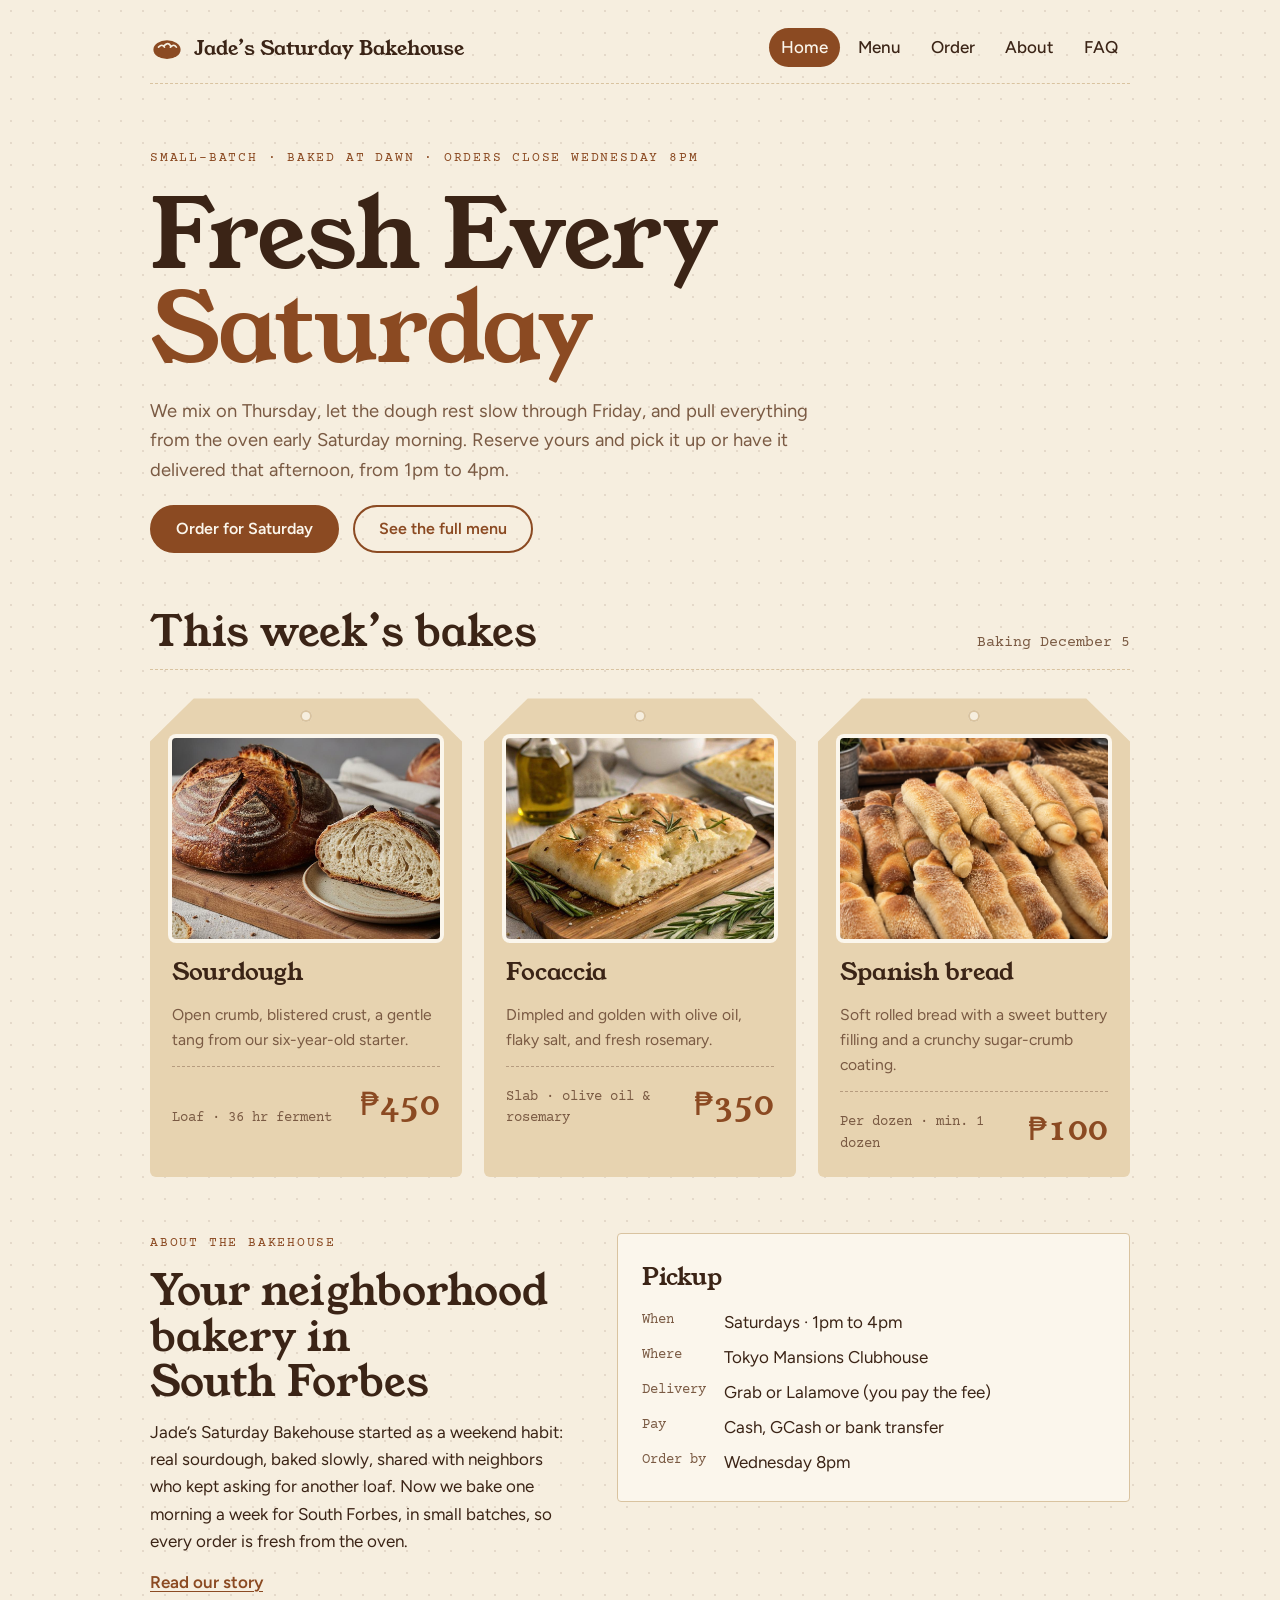
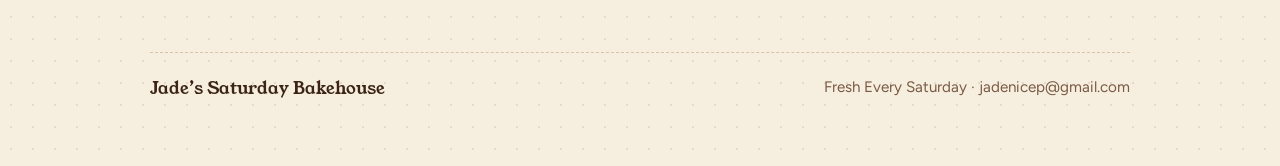
<file: index.html>
<!doctype html>
<html lang="en">
<head>
<meta charset="utf-8">
<meta name="viewport" content="width=device-width, initial-scale=1, viewport-fit=cover">
<title>Jade’s Saturday Bakehouse</title>
<meta name="description" content="Fresh sourdough, focaccia and Spanish bread, baked every Saturday in South Forbes.">
<link rel="stylesheet" href="https://fonts.googleapis.com/css2?family=Young+Serif&family=Figtree:wght@400;500;600&family=Courier+Prime&display=swap">
<link rel="stylesheet" href="site.css">
</head>
<body>

<div class="wrap" data-page="home">
  <header class="top">
    <a class="mark" href="./"><svg viewBox="0 0 40 40" aria-hidden="true"><ellipse cx="20" cy="22" rx="16" ry="11" fill="var(--accent)"/><path d="M10 19c3-3 5-3 7 0M17 17c3-3 5-3 7 0M24 19c3-3 5-3 7 0" stroke="var(--bg)" stroke-width="2" fill="none" stroke-linecap="round"/></svg>Jade’s Saturday Bakehouse</a>
    <nav class="nav" aria-label="Main"><a href="./" data-page="home">Home</a><a href="menu.html" data-page="menu">Menu</a><a href="order.html" data-page="order">Order</a><a href="about.html" data-page="about">About</a><a href="faq.html" data-page="faq">FAQ</a></nav>
  </header>

  <section class="hero">
    <div class="eyebrow">Small-batch · baked at dawn · <span data-cutoff></span></div>
    <h1>Fresh Every <em>Saturday</em></h1>
    <p class="lede">We mix on Thursday, let the dough rest slow through Friday, and pull everything from the oven early Saturday morning. Reserve yours and pick it up or have it delivered that afternoon, from 1pm to 4pm.</p>
    <div class="actions">
      <a class="btn" href="order.html">Order for Saturday</a>
      <a class="btn ghost" href="menu.html">See the full menu</a>
    </div>
  </section>

  <section>
    <div class="section-head"><h2>This week’s bakes</h2><p data-saturday>This Saturday</p></div>
    <div class="bakes" data-bakes="short"></div>
  </section>

  <section class="split">
    <div class="prose">
      <div class="eyebrow">About the bakehouse</div>
      <h2>Your neighborhood bakery in South Forbes</h2>
      <p>Jade’s Saturday Bakehouse started as a weekend habit: real sourdough, baked slowly, shared with neighbors who kept asking for another loaf. Now we bake one morning a week for South Forbes, in small batches, so every order is fresh from the oven.</p>
      <p><a class="linkbtn" href="about.html">Read our story</a></p>
    </div>
    <div class="card">
      <h3>Pickup</h3>
      <dl class="facts">
        <dt>When</dt><dd data-hours></dd>
        <dt>Where</dt><dd data-place></dd>
        <dt>Delivery</dt><dd>Grab or Lalamove (you pay the fee)</dd>
        <dt>Pay</dt><dd data-pay></dd>
        <dt>Order by</dt><dd>Wednesday 8pm</dd>
      </dl>
    </div>
  </section>

  <footer>
    <div class="mark">Jade’s Saturday Bakehouse</div>
    <div>Fresh Every Saturday · <span data-email></span></div>
  </footer>
</div>
<script>document.write('<script src="bakes.js?v=' + Date.now() + '"><\/script>');</script>
</body>
</html>
</file>
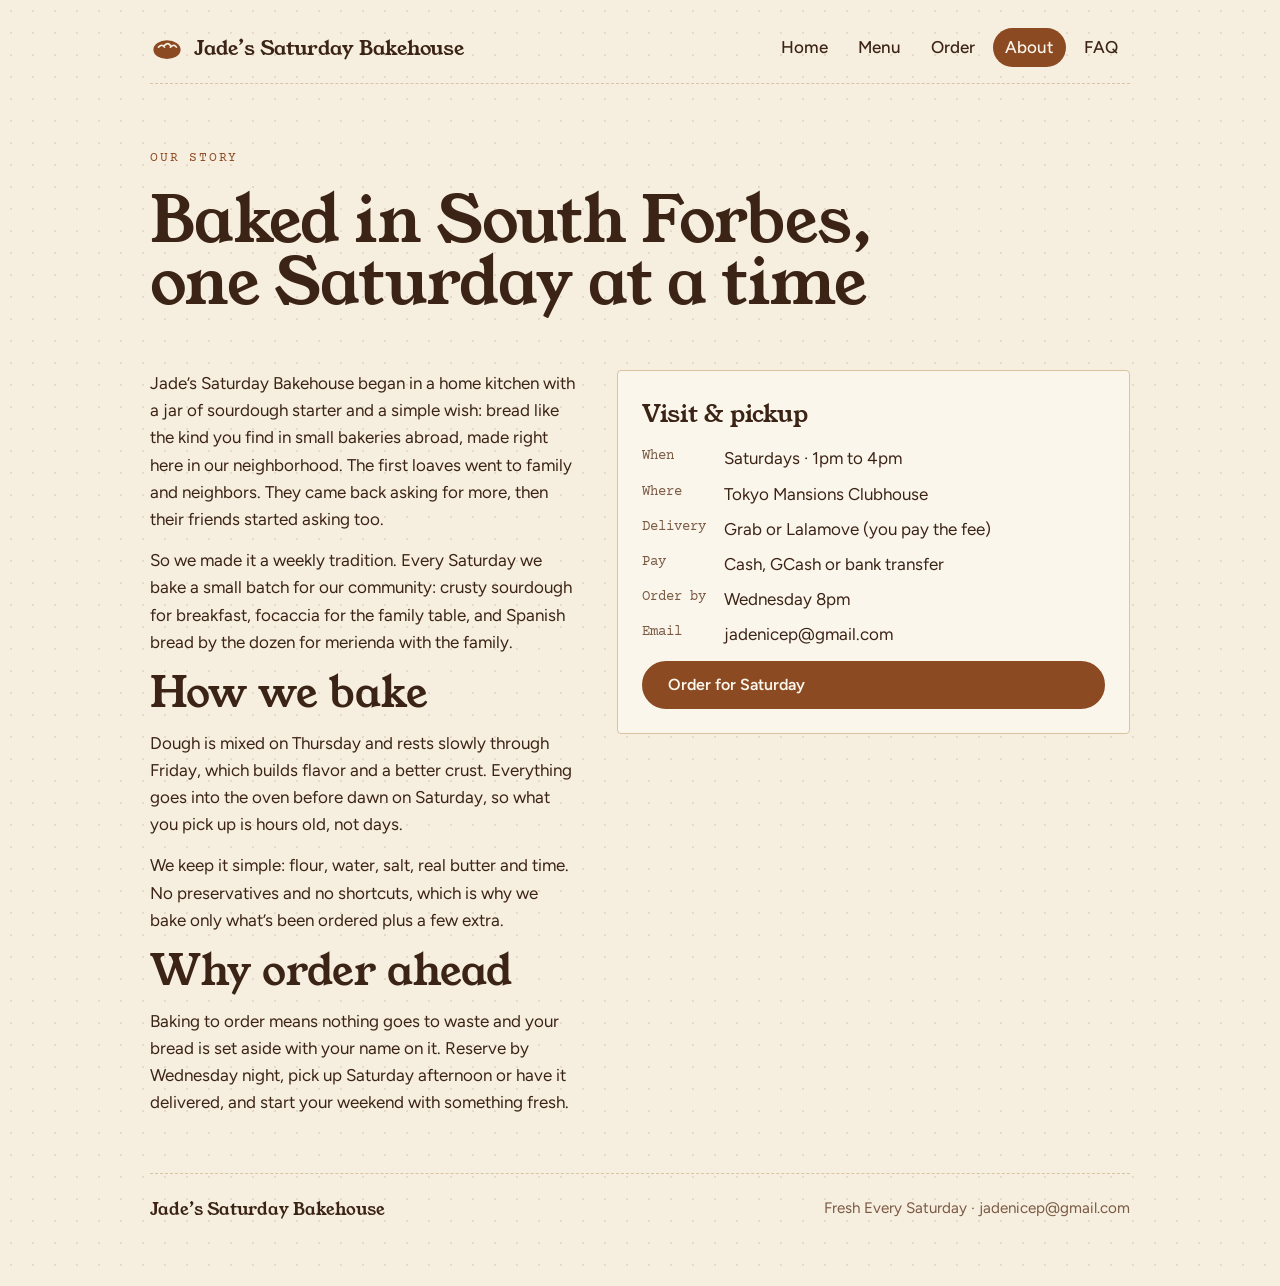
<file: about.html>
<!doctype html>
<html lang="en">
<head>
<meta charset="utf-8">
<meta name="viewport" content="width=device-width, initial-scale=1, viewport-fit=cover">
<title>About · Jade’s Saturday Bakehouse</title>
<link rel="stylesheet" href="https://fonts.googleapis.com/css2?family=Young+Serif&family=Figtree:wght@400;500;600&family=Courier+Prime&display=swap">
<link rel="stylesheet" href="site.css">
</head>
<body>
<div class="wrap" data-page="about">
  <header class="top">
    <a class="mark" href="./"><svg viewBox="0 0 40 40" aria-hidden="true"><ellipse cx="20" cy="22" rx="16" ry="11" fill="var(--accent)"/><path d="M10 19c3-3 5-3 7 0M17 17c3-3 5-3 7 0M24 19c3-3 5-3 7 0" stroke="var(--bg)" stroke-width="2" fill="none" stroke-linecap="round"/></svg>Jade’s Saturday Bakehouse</a>
    <nav class="nav" aria-label="Main"><a href="./" data-page="home">Home</a><a href="menu.html" data-page="menu">Menu</a><a href="order.html" data-page="order">Order</a><a href="about.html" data-page="about">About</a><a href="faq.html" data-page="faq">FAQ</a></nav>
  </header>

  <section class="hero">
    <div class="eyebrow">Our story</div>
    <h1 class="page">Baked in South Forbes, one Saturday at a time</h1>
  </section>

  <section class="split">
    <div class="prose">
      <p>Jade’s Saturday Bakehouse began in a home kitchen with a jar of sourdough starter and a simple wish: bread like the kind you find in small bakeries abroad, made right here in our neighborhood. The first loaves went to family and neighbors. They came back asking for more, then their friends started asking too.</p>
      <p>So we made it a weekly tradition. Every Saturday we bake a small batch for our community: crusty sourdough for breakfast, focaccia for the family table, and Spanish bread by the dozen for merienda with the family.</p>
      <h2>How we bake</h2>
      <p>Dough is mixed on Thursday and rests slowly through Friday, which builds flavor and a better crust. Everything goes into the oven before dawn on Saturday, so what you pick up is hours old, not days.</p>
      <p>We keep it simple: flour, water, salt, real butter and time. No preservatives and no shortcuts, which is why we bake only what’s been ordered plus a few extra.</p>
      <h2>Why order ahead</h2>
      <p>Baking to order means nothing goes to waste and your bread is set aside with your name on it. Reserve by Wednesday night, pick up Saturday afternoon or have it delivered, and start your weekend with something fresh.</p>
    </div>
    <div class="card">
      <h3>Visit &amp; pickup</h3>
      <dl class="facts">
        <dt>When</dt><dd data-hours></dd>
        <dt>Where</dt><dd data-place></dd>
        <dt>Delivery</dt><dd>Grab or Lalamove (you pay the fee)</dd>
        <dt>Pay</dt><dd data-pay></dd>
        <dt>Order by</dt><dd>Wednesday 8pm</dd>
        <dt>Email</dt><dd data-email></dd>
      </dl>
      <a class="btn" href="order.html">Order for Saturday</a>
    </div>
  </section>

  <footer>
    <div class="mark">Jade’s Saturday Bakehouse</div>
    <div>Fresh Every Saturday · <span data-email></span></div>
  </footer>
</div>
<script>document.write('<script src="bakes.js?v=' + Date.now() + '"><\/script>');</script>
</body>
</html>
</file>
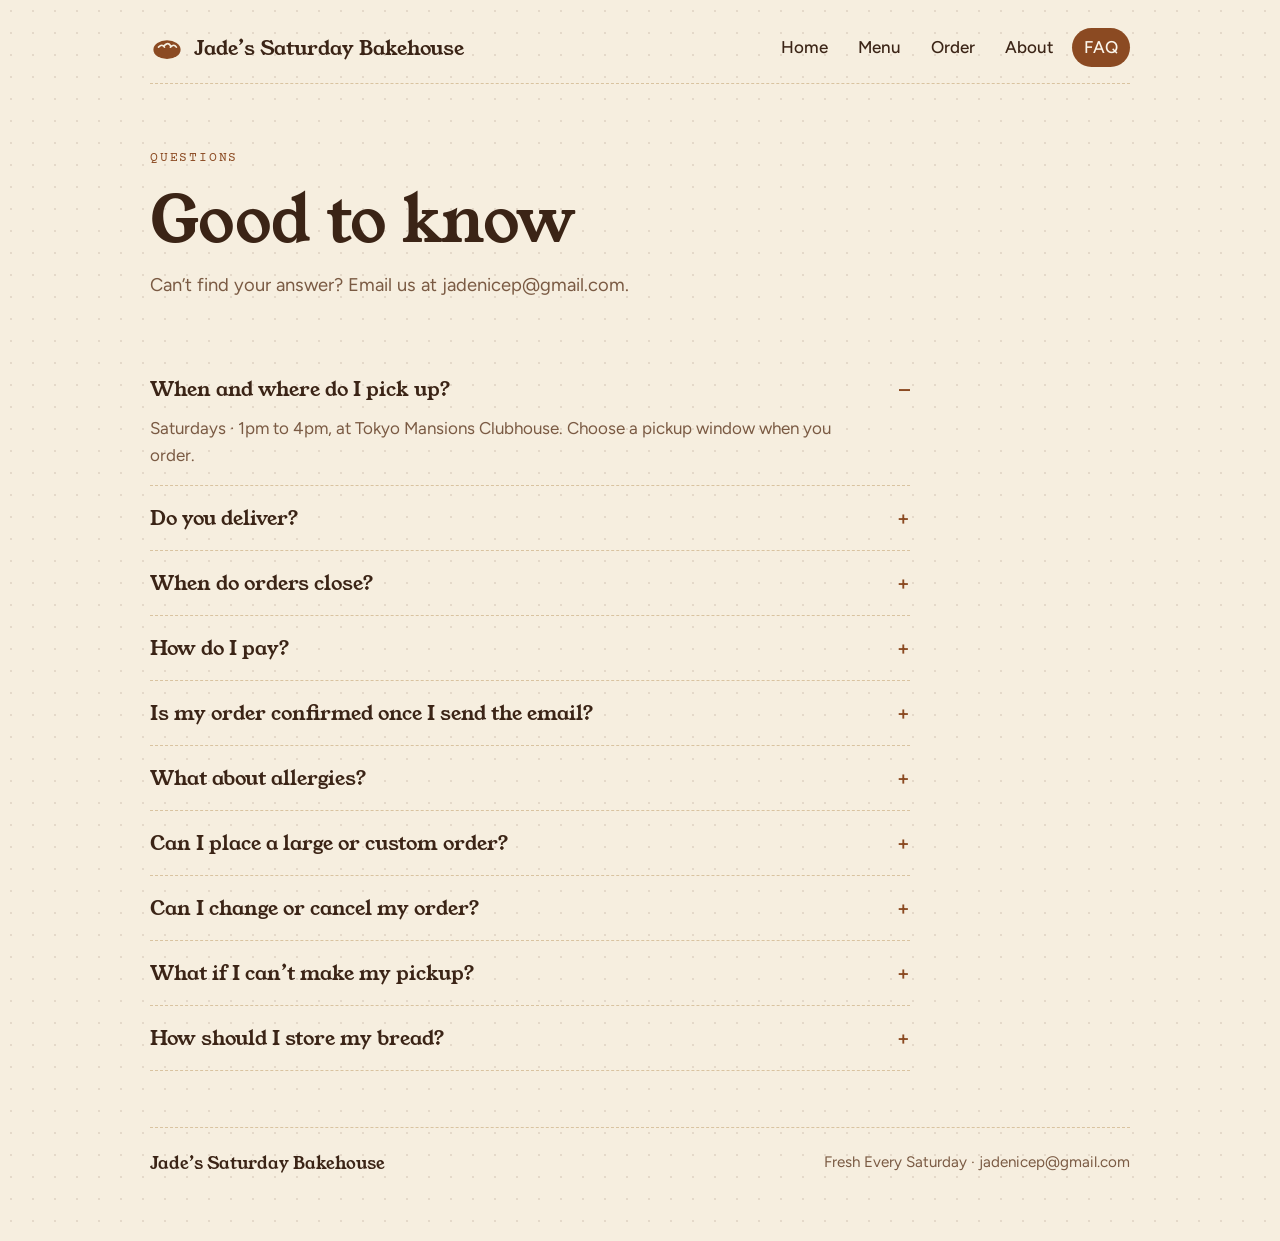
<file: faq.html>
<!doctype html>
<html lang="en">
<head>
<meta charset="utf-8">
<meta name="viewport" content="width=device-width, initial-scale=1, viewport-fit=cover">
<title>FAQ · Jade’s Saturday Bakehouse</title>
<link rel="stylesheet" href="https://fonts.googleapis.com/css2?family=Young+Serif&family=Figtree:wght@400;500;600&family=Courier+Prime&display=swap">
<link rel="stylesheet" href="site.css">
</head>
<body>
<div class="wrap" data-page="faq">
  <header class="top">
    <a class="mark" href="./"><svg viewBox="0 0 40 40" aria-hidden="true"><ellipse cx="20" cy="22" rx="16" ry="11" fill="var(--accent)"/><path d="M10 19c3-3 5-3 7 0M17 17c3-3 5-3 7 0M24 19c3-3 5-3 7 0" stroke="var(--bg)" stroke-width="2" fill="none" stroke-linecap="round"/></svg>Jade’s Saturday Bakehouse</a>
    <nav class="nav" aria-label="Main"><a href="./" data-page="home">Home</a><a href="menu.html" data-page="menu">Menu</a><a href="order.html" data-page="order">Order</a><a href="about.html" data-page="about">About</a><a href="faq.html" data-page="faq">FAQ</a></nav>
  </header>

  <section class="hero">
    <div class="eyebrow">Questions</div>
    <h1 class="page">Good to know</h1>
    <p class="lede">Can’t find your answer? Email us at <span data-email></span>.</p>
  </section>

  <section class="faq">
    <details open>
      <summary>When and where do I pick up?</summary>
      <p><span data-hours></span>, at <span data-place></span>. Choose a pickup window when you order.</p>
    </details>
    <details>
      <summary>Do you deliver?</summary>
      <p>Yes. Choose delivery via Grab or Lalamove on the order form and add your address and mobile number. We book the rider on Saturday afternoon for your chosen time window, and you pay the delivery fee. We’ll tell you the estimated fee in your confirmation email.</p>
    </details>
    <details>
      <summary>When do orders close?</summary>
      <p>Orders close Wednesday at 8pm for that Saturday, because we start mixing dough on Thursday. Late orders roll over to the following Saturday unless we have extra to spare.</p>
    </details>
    <details>
      <summary>How do I pay?</summary>
      <p>We accept cash, GCash or bank transfer. For GCash and bank transfer, our details come with your confirmation email; please pay by Friday 6pm and reply with a screenshot. Cash is paid at pickup.</p>
    </details>
    <details>
      <summary>Is my order confirmed once I send the email?</summary>
      <p>Not yet. We reply by Thursday to confirm your order and total. If you haven’t heard from us by Thursday evening, please email again.</p>
    </details>
    <details>
      <summary>What about allergies?</summary>
      <p>Each bake’s allergens are listed on the <a class="linkbtn" href="menu.html">menu</a>. <span data-kitchen></span> If you have a severe allergy, email us before ordering.</p>
    </details>
    <details>
      <summary>Can I place a large or custom order?</summary>
      <p>Yes. For orders of 10 or more items, or for parties and events, email us at least one week ahead. Large orders need a 50% deposit by GCash or bank transfer to secure your slot.</p>
    </details>
    <details>
      <summary>Can I change or cancel my order?</summary>
      <p>Changes and cancellations are free until Wednesday 8pm. After that the dough is already made for you, so prepaid orders can’t be refunded, but we’re happy to move your order to the next Saturday if you tell us by Friday noon.</p>
    </details>
    <details>
      <summary>What if I can’t make my pickup?</summary>
      <p>Let us know as early as you can and send someone in your place if needed. Unclaimed orders are held until 4pm on Saturday. After that they can’t be refunded and are shared with the community.</p>
    </details>
    <details>
      <summary>How should I store my bread?</summary>
      <p>Keep sourdough cut-side down on a board or in a paper bag for two to three days, and freeze slices for longer. Focaccia is best the same day; warm it in the oven to revive it. Spanish bread keeps for two days in an airtight container; warm it for a few minutes in a toaster oven.</p>
    </details>
  </section>

  <footer>
    <div class="mark">Jade’s Saturday Bakehouse</div>
    <div>Fresh Every Saturday · <span data-email></span></div>
  </footer>
</div>
<script>document.write('<script src="bakes.js?v=' + Date.now() + '"><\/script>');</script>
</body>
</html>
</file>
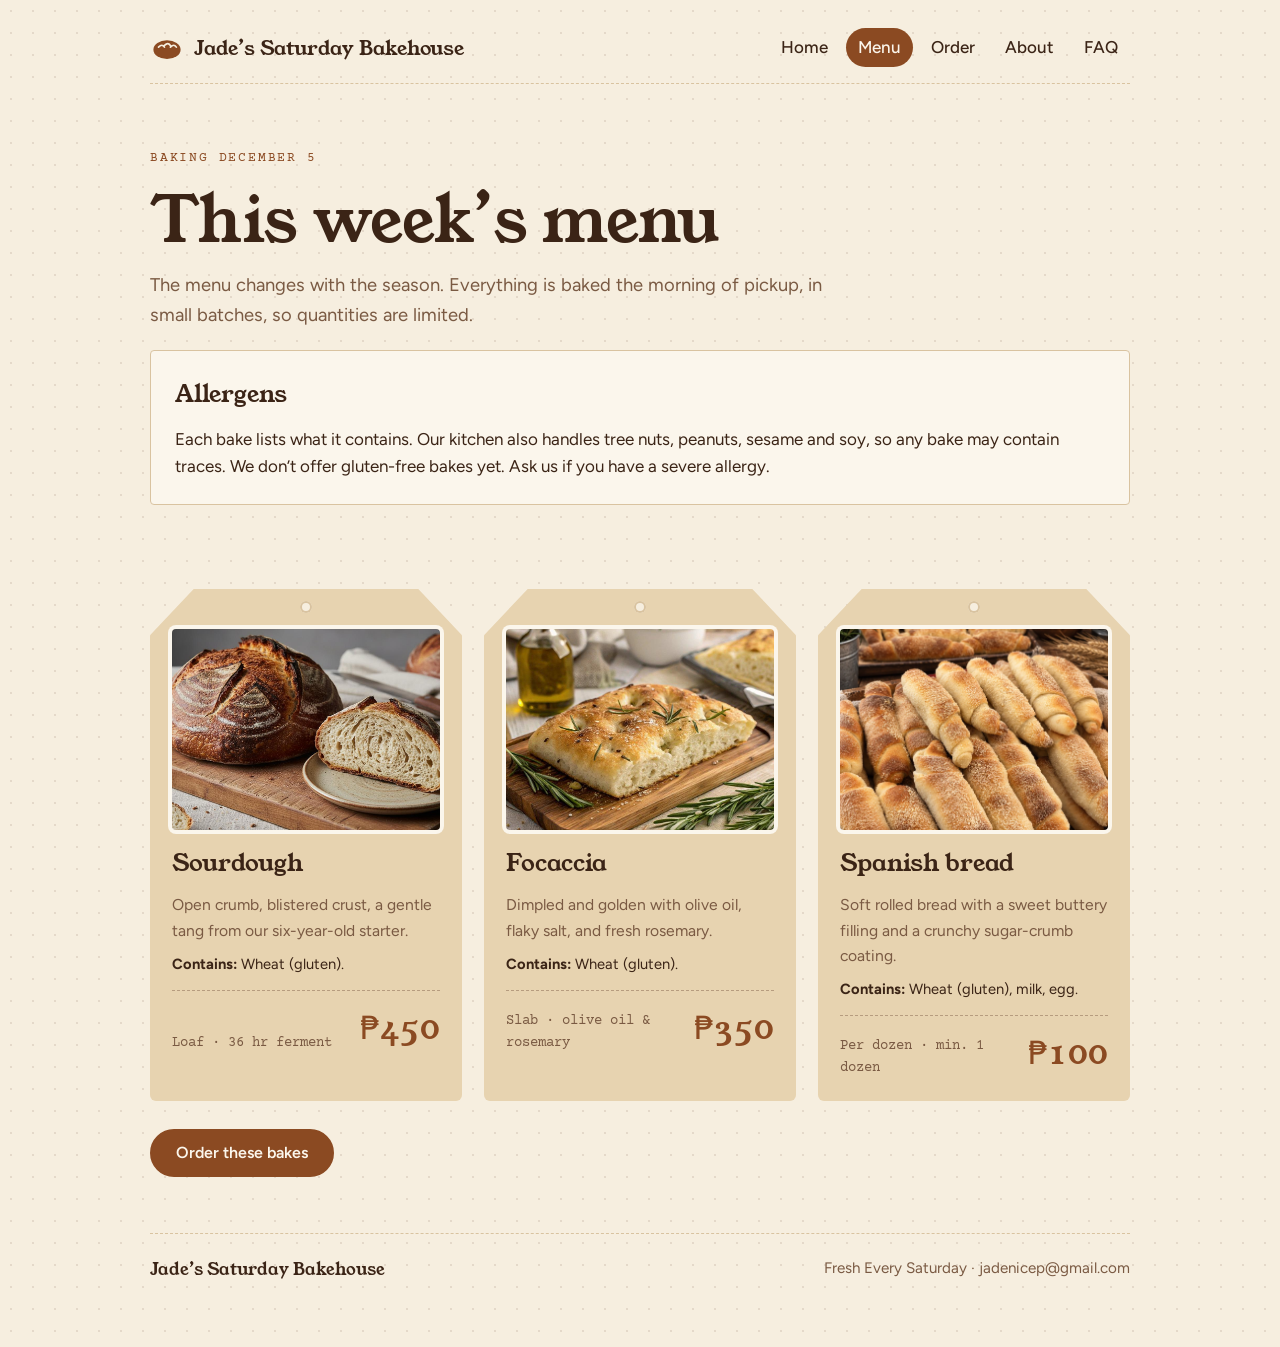
<file: menu.html>
<!doctype html>
<html lang="en">
<head>
<meta charset="utf-8">
<meta name="viewport" content="width=device-width, initial-scale=1, viewport-fit=cover">
<title>Menu · Jade’s Saturday Bakehouse</title>
<link rel="stylesheet" href="https://fonts.googleapis.com/css2?family=Young+Serif&family=Figtree:wght@400;500;600&family=Courier+Prime&display=swap">
<link rel="stylesheet" href="site.css">
</head>
<body>
<div class="wrap" data-page="menu">
  <header class="top">
    <a class="mark" href="./"><svg viewBox="0 0 40 40" aria-hidden="true"><ellipse cx="20" cy="22" rx="16" ry="11" fill="var(--accent)"/><path d="M10 19c3-3 5-3 7 0M17 17c3-3 5-3 7 0M24 19c3-3 5-3 7 0" stroke="var(--bg)" stroke-width="2" fill="none" stroke-linecap="round"/></svg>Jade’s Saturday Bakehouse</a>
    <nav class="nav" aria-label="Main"><a href="./" data-page="home">Home</a><a href="menu.html" data-page="menu">Menu</a><a href="order.html" data-page="order">Order</a><a href="about.html" data-page="about">About</a><a href="faq.html" data-page="faq">FAQ</a></nav>
  </header>

  <section class="hero">
    <div class="eyebrow" data-saturday>This Saturday</div>
    <h1 class="page">This week’s menu</h1>
    <p class="lede">The menu changes with the season. Everything is baked the morning of pickup, in small batches, so quantities are limited.</p>
    <div class="card"><h3>Allergens</h3><p style="margin:0">Each bake lists what it contains. <span data-kitchen></span> Ask us if you have a severe allergy.</p></div>
  </section>

  <section>
    <div class="bakes" data-bakes="full"></div>
    <div class="actions" style="margin-top:28px"><a class="btn" href="order.html">Order these bakes</a></div>
  </section>

  <footer>
    <div class="mark">Jade’s Saturday Bakehouse</div>
    <div>Fresh Every Saturday · <span data-email></span></div>
  </footer>
</div>
<script>document.write('<script src="bakes.js?v=' + Date.now() + '"><\/script>');</script>
</body>
</html>
</file>
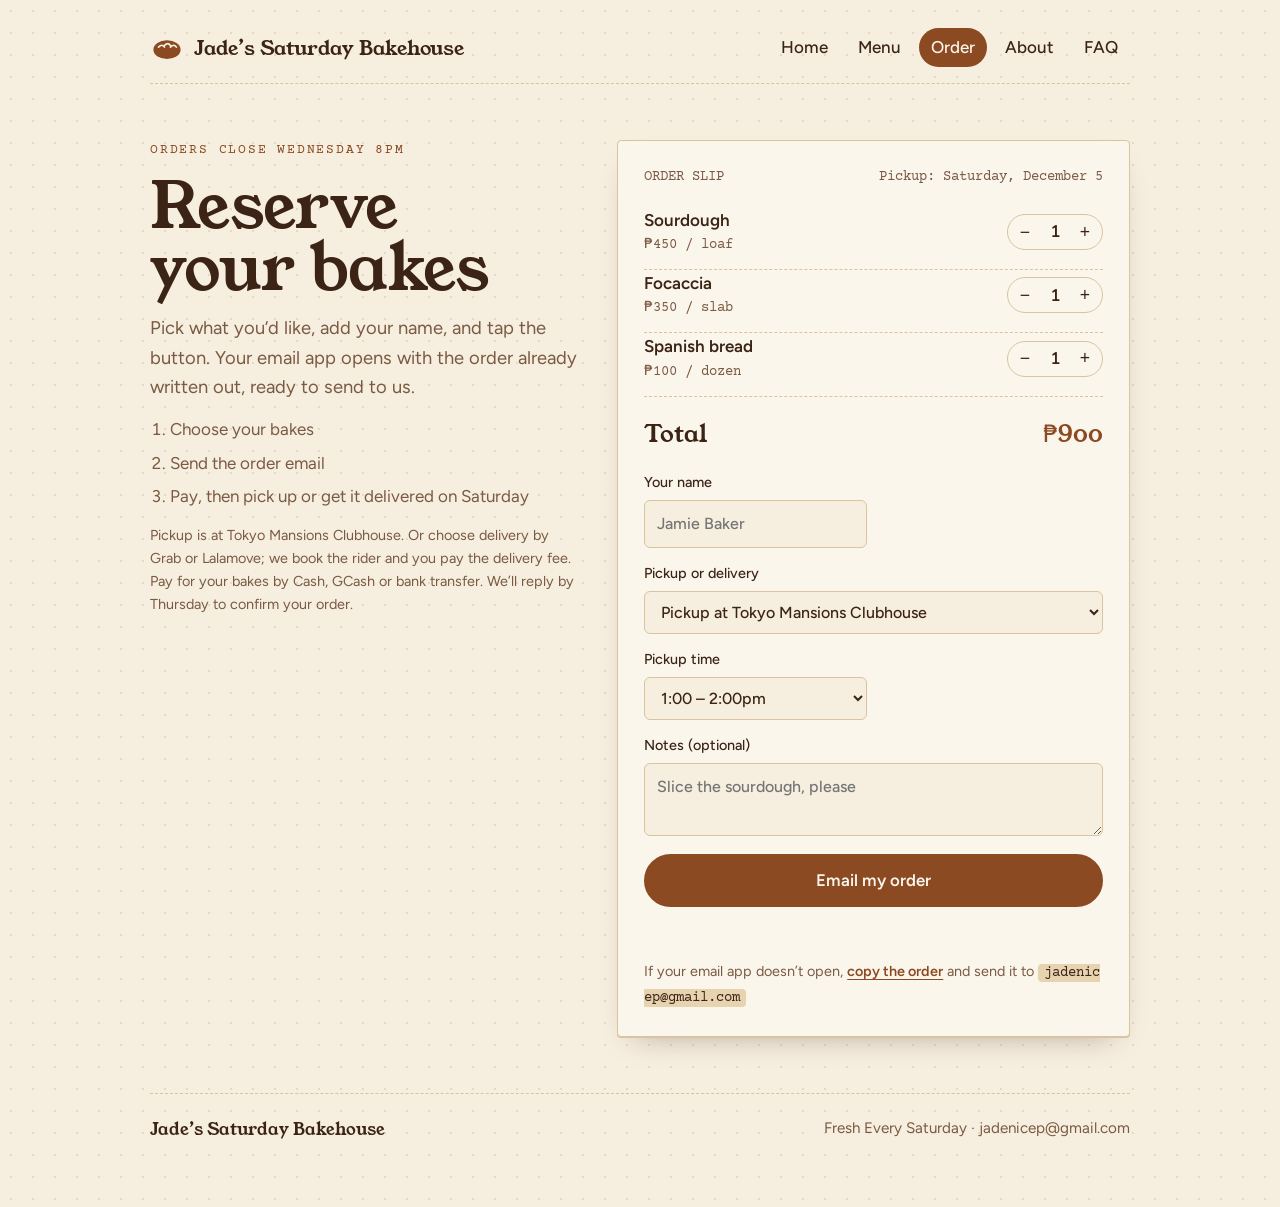
<file: order.html>
<!doctype html>
<html lang="en">
<head>
<meta charset="utf-8">
<meta name="viewport" content="width=device-width, initial-scale=1, viewport-fit=cover">
<title>Order · Jade’s Saturday Bakehouse</title>
<link rel="stylesheet" href="https://fonts.googleapis.com/css2?family=Young+Serif&family=Figtree:wght@400;500;600&family=Courier+Prime&display=swap">
<link rel="stylesheet" href="site.css">
</head>
<body>
<div class="wrap" data-page="order">
  <header class="top">
    <a class="mark" href="./"><svg viewBox="0 0 40 40" aria-hidden="true"><ellipse cx="20" cy="22" rx="16" ry="11" fill="var(--accent)"/><path d="M10 19c3-3 5-3 7 0M17 17c3-3 5-3 7 0M24 19c3-3 5-3 7 0" stroke="var(--bg)" stroke-width="2" fill="none" stroke-linecap="round"/></svg>Jade’s Saturday Bakehouse</a>
    <nav class="nav" aria-label="Main"><a href="./" data-page="home">Home</a><a href="menu.html" data-page="menu">Menu</a><a href="order.html" data-page="order">Order</a><a href="about.html" data-page="about">About</a><a href="faq.html" data-page="faq">FAQ</a></nav>
  </header>

  <section class="split">
    <div class="prose">
      <div class="eyebrow" data-cutoff></div>
      <h1 class="page">Reserve your bakes</h1>
      <p class="lede">Pick what you’d like, add your name, and tap the button. Your email app opens with the order already written out, ready to send to us.</p>
      <ol class="steps">
        <li>Choose your bakes</li>
        <li>Send the order email</li>
        <li>Pay, then pick up or get it delivered on Saturday</li>
      </ol>
      <p class="note">Pickup is at <span data-place></span>. Or choose delivery by Grab or Lalamove; we book the rider and you pay the delivery fee. Pay for your bakes by <span data-pay></span>. We’ll reply by Thursday to confirm your order.</p>
    </div>

    <form class="slip" id="orderForm" novalidate>
      <div class="slip-head"><span>ORDER SLIP</span><span id="pickupLabel">Pickup: Saturday</span></div>
      <div id="lines"></div>
      <div class="total"><span>Total</span><span id="total">₱0</span></div>
      <div class="fields">
        <label>Your name<input id="custName" type="text" autocomplete="name" placeholder="Jamie Baker"></label>
        <label class="full">Pickup or delivery
          <select id="method">
            <option value="pickup">Pickup at Tokyo Mansions Clubhouse</option>
            <option value="Grab">Delivery via Grab</option>
            <option value="Lalamove">Delivery via Lalamove</option>
          </select>
        </label>
        <label class="full" id="addrWrap" hidden>Delivery address<textarea id="address" autocomplete="street-address" placeholder="House no., street, subdivision, city"></textarea></label>
        <label id="phoneWrap" hidden>Mobile number for the rider<input id="phone" type="tel" autocomplete="tel" placeholder="0917 123 4567"></label>
        <label><span id="timeLabel">Pickup time</span>
          <select id="pickupTime">
            <option>1:00 – 2:00pm</option>
            <option>2:00 – 3:00pm</option>
            <option>3:00 – 4:00pm</option>
          </select>
        </label>
        <label class="full">Notes (optional)<textarea id="notes" placeholder="Slice the sourdough, please"></textarea></label>
      </div>
      <button class="btn" type="submit">Email my order</button>
      <p class="status" id="status" role="status"></p>
      <p class="note">If your email app doesn’t open, <button type="button" class="linkbtn" id="copyBtn">copy the order</button> and send it to <code data-email></code></p>
    </form>
  </section>

  <footer>
    <div class="mark">Jade’s Saturday Bakehouse</div>
    <div>Fresh Every Saturday · <span data-email></span></div>
  </footer>
</div>
<script>document.write('<script src="bakes.js?v=' + Date.now() + '"><\/script>');</script>
<script>
const START = { sourdough: 1, focaccia: 1, spanish: 1 };
const qtys = {};
const step = id => BAKES.find(b => b.id === id).step || 1;
const linesEl = document.getElementById("lines");
linesEl.innerHTML = BAKES.map(b => {
  qtys[b.id] = START[b.id] ?? 0;
  const by = b.step > 1 ? ` · by the dozen` : "";
  return `<div class="line" data-id="${b.id}">
    <div><div class="name">${esc(b.name)}</div><div class="unit">${money(b.price)} / ${esc(b.unit)}${by}</div></div>
    <div class="qty"><button type="button" data-d="-1" aria-label="Fewer ${esc(b.name)}">−</button><output>${qtys[b.id]}</output><button type="button" data-d="1" aria-label="More ${esc(b.name)}">+</button></div>
  </div>`;
}).join("");

const total = () => BAKES.reduce((s, b) => s + qtys[b.id] * b.price, 0);
const render = () => document.getElementById("total").textContent = money(total());
linesEl.addEventListener("click", e => {
  const btn = e.target.closest("button[data-d]"); if (!btn) return;
  const line = btn.closest(".line"), id = line.dataset.id;
  const s = step(id);
  qtys[id] = Math.max(0, Math.min(24 * s, qtys[id] + s * +btn.dataset.d));
  line.querySelector("output").textContent = qtys[id];
  render();
});
render();

const sat = nextSaturday().toLocaleDateString(undefined, { weekday: "long", month: "long", day: "numeric" });
document.getElementById("pickupLabel").textContent = "Pickup: " + sat;

const methodEl = document.getElementById("method");
const isDelivery = () => methodEl.value !== "pickup";
function syncMethod() {
  const d = isDelivery();
  document.getElementById("addrWrap").hidden = !d;
  document.getElementById("phoneWrap").hidden = !d;
  document.getElementById("timeLabel").textContent = d ? "Delivery time" : "Pickup time";
  document.getElementById("pickupLabel").textContent = (d ? "Delivery: " : "Pickup: ") + sat;
}
methodEl.addEventListener("change", syncMethod);
syncMethod();

function orderText() {
  const name = document.getElementById("custName").value.trim();
  const notes = document.getElementById("notes").value.trim();
  const time = document.getElementById("pickupTime").value;
  const items = BAKES.filter(b => qtys[b.id] > 0).map(b => `  ${qtys[b.id]} × ${b.name} (${money(qtys[b.id] * b.price)})`);
  const how = isDelivery()
    ? [`for delivery via ${methodEl.value} on ${sat}, ${time}:`]
    : [`for pickup at ${PICKUP_PLACE} on ${sat}, ${time}:`];
  const delivery = isDelivery()
    ? ["", `Delivery address: ${document.getElementById("address").value.trim()}`,
       `Mobile: ${document.getElementById("phone").value.trim()}`,
       `I'll pay the ${methodEl.value} delivery fee.`]
    : [];
  return ["Hello Jade’s Saturday Bakehouse,", "",
    `I'd like to reserve the following ${how[0]}`, "",
    ...items, "", `Total for bakes: ${money(total())}`, ...delivery,
    notes ? `\nNotes: ${notes}` : "", "", "Thank you!", name].join("\n");
}

const status = document.getElementById("status");
document.getElementById("orderForm").addEventListener("submit", e => {
  e.preventDefault();
  if (!total()) { status.textContent = "Add at least one bake to your order."; return; }
  const name = document.getElementById("custName").value.trim();
  if (!name) { status.textContent = "Add your name so we know whose order it is."; document.getElementById("custName").focus(); return; }
  if (isDelivery()) {
    if (!document.getElementById("address").value.trim()) { status.textContent = "Add your delivery address."; document.getElementById("address").focus(); return; }
    if (!document.getElementById("phone").value.trim()) { status.textContent = "Add a mobile number so the rider can reach you."; document.getElementById("phone").focus(); return; }
  }
  const cc = (typeof CC_EMAILS !== "undefined" && CC_EMAILS.length) ? `cc=${CC_EMAILS.join(",")}&` : "";
  location.href = `mailto:${BUSINESS_EMAIL}?${cc}subject=${encodeURIComponent(`${isDelivery() ? "Delivery" : "Pickup"} order for ${sat}: ${name}`)}&body=${encodeURIComponent(orderText())}`;
  status.textContent = "Opening your email app. Press send there to place the order.";
});
document.getElementById("copyBtn").addEventListener("click", () => {
  navigator.clipboard.writeText(orderText())
    .then(() => status.textContent = "Order copied. Paste it into an email to " + BUSINESS_EMAIL + ".")
    .catch(() => status.textContent = "Couldn’t copy automatically. Email " + BUSINESS_EMAIL + " with your order.");
});
</script>
</body>
</html>
</file>
<file: site.css>
/* Layout: one warm column like a market chalkboard: sign, kraft price tags, an order slip. */
:root {
  --bg: #f6eedf; --paper: #fbf6ec; --kraft: #e7d3b0; --ink: #3b2416;
  --muted: #7a5a43; --accent: #8b4a22; --accent-ink: #fbf6ec; --line: #d9c3a0;
  --ph-bg: #fff1c2; --ph-ink: #6b4a00;
  --display: "Young Serif", Georgia, "Times New Roman", serif;
  --body: "Figtree", "Segoe UI", system-ui, sans-serif;
  --mono: "Courier Prime", "Courier New", monospace;
}
@media (prefers-color-scheme: dark) {
  :root:not([data-theme="light"]) {
    --bg: #23170f; --paper: #2d1f15; --kraft: #3a2819; --ink: #f2e6d2;
    --muted: #c4a88b; --accent: #d98b52; --accent-ink: #23170f; --line: #4a3423;
    --ph-bg: #4a3a12; --ph-ink: #ffe7a3; color-scheme: dark;
  }
}
:root[data-theme="dark"] {
  --bg: #23170f; --paper: #2d1f15; --kraft: #3a2819; --ink: #f2e6d2;
  --muted: #c4a88b; --accent: #d98b52; --accent-ink: #23170f; --line: #4a3423;
  --ph-bg: #4a3a12; --ph-ink: #ffe7a3; color-scheme: dark;
}

* { box-sizing: border-box; }
html { -webkit-text-size-adjust: 100%; }
body {
  margin: 0; background: var(--bg); color: var(--ink);
  font: 400 1.0625rem/1.6 var(--body); padding: 0 20px;
  background-image: radial-gradient(color-mix(in srgb, var(--muted) 14%, transparent) 1px, transparent 1.2px);
  background-size: 22px 22px;
}
img { max-width: 100%; }
[hidden] { display: none !important; }
.wrap { max-width: 980px; margin: 0 auto; padding-block: 28px 64px; display: grid; gap: 56px; }

/* Header + nav */
.top { display: flex; justify-content: space-between; align-items: center; gap: 12px 20px; flex-wrap: wrap; border-bottom: 1.5px dashed var(--line); padding-bottom: 16px; }
.mark { font-family: var(--display); font-size: 1.25rem; display: flex; align-items: center; gap: 10px; color: var(--ink); text-decoration: none; }
.mark svg { width: 34px; height: 34px; }
.nav { display: flex; flex-wrap: wrap; gap: 4px 6px; }
.nav a { color: var(--ink); text-decoration: none; padding: 6px 12px; border-radius: 999px; font-weight: 500; }
.nav a:hover { background: var(--kraft); }
.nav a[aria-current="page"] { background: var(--accent); color: var(--accent-ink); }

/* Type */
.eyebrow { font-family: var(--mono); text-transform: uppercase; letter-spacing: .14em; font-size: .8rem; color: var(--accent); }
h1 { font-family: var(--display); font-weight: 400; font-size: clamp(2.8rem, 9vw, 6rem); line-height: .98; margin: 0; text-wrap: balance; letter-spacing: -0.01em; }
h1.page { font-size: clamp(2.4rem, 7vw, 4rem); }
h1 em { font-style: normal; color: var(--accent); }
h2 { font-family: var(--display); font-weight: 400; font-size: clamp(1.8rem, 4.5vw, 2.6rem); margin: 0; line-height: 1.1; text-wrap: balance; }
h3 { font-family: var(--display); font-weight: 400; font-size: 1.5rem; margin: 0; }
.lede { max-width: 56ch; margin: 0; color: var(--muted); font-size: 1.15rem; }
.prose { max-width: 62ch; display: grid; gap: 14px; }
.prose p { margin: 0; }
.hero { display: grid; gap: 20px; padding-top: 8px; }
.actions { display: flex; gap: 14px; flex-wrap: wrap; align-items: center; }
.section-head { display: flex; justify-content: space-between; align-items: baseline; gap: 12px; flex-wrap: wrap; border-bottom: 1.5px dashed var(--line); padding-bottom: 14px; }
.section-head p { margin: 0; font-family: var(--mono); color: var(--muted); font-size: .95rem; }

/* Placeholder marker */
.ph { background: var(--ph-bg); color: var(--ph-ink); border-radius: 4px; padding: 1px 6px; font-family: var(--mono); font-size: .92em; box-decoration-break: clone; -webkit-box-decoration-break: clone; }
.ph-banner { background: var(--ph-bg); color: var(--ph-ink); border-radius: 6px; padding: 10px 14px; font-size: .92rem; }

/* Buttons */
.btn { font: 600 1rem/1 var(--body); border: 2px solid var(--accent); background: var(--accent); color: var(--accent-ink); padding: 14px 24px; border-radius: 999px; cursor: pointer; text-decoration: none; display: inline-block; transition: transform .15s ease; }
.btn:hover { transform: translateY(-1px); }
.btn.ghost { background: transparent; color: var(--accent); }
a:focus-visible, button:focus-visible, input:focus-visible, select:focus-visible, textarea:focus-visible, summary:focus-visible {
  outline: 3px solid color-mix(in srgb, var(--accent) 50%, transparent); outline-offset: 2px;
}

/* Kraft tags */
.bakes { display: grid; grid-template-columns: repeat(auto-fit, minmax(240px, 1fr)); gap: 22px; margin-top: 28px; }
.tag { background: var(--kraft); border-radius: 6px; padding: 26px 22px 22px; position: relative; display: grid; gap: 10px; align-content: start; clip-path: polygon(14% 0, 86% 0, 100% 9%, 100% 100%, 0 100%, 0 9%); }
.tag::before { content: ""; position: absolute; top: 12px; left: 50%; width: 12px; height: 12px; margin-left: -6px; border-radius: 50%; background: var(--bg); box-shadow: inset 0 0 0 2px var(--line); }
.tag p { margin: 0; color: var(--muted); font-size: .98rem; }
.tag .allergen { color: var(--ink); font-size: .92rem; }
.tag .meta { font-family: var(--mono); font-size: .85rem; color: var(--muted); }
.price { font-family: var(--display); font-size: 2rem; color: var(--accent); font-variant-numeric: tabular-nums; }
.tag-foot { display: flex; justify-content: space-between; align-items: end; border-top: 1.5px dashed color-mix(in srgb, var(--muted) 45%, transparent); padding-top: 12px; margin-top: 4px; }
.photo { margin: 14px 0 4px; display: grid; gap: 4px; }
.photo img { width: 100%; aspect-ratio: 4 / 3; height: auto; object-fit: cover; border-radius: 4px; display: block; background: var(--line); box-shadow: 0 0 0 4px var(--paper); }
.photo figcaption { font-family: var(--mono); font-size: .72rem; color: var(--muted); text-align: right; margin-top: 4px; }

/* Two-column blocks */
.split { display: grid; grid-template-columns: minmax(0, 1fr) minmax(0, 1.2fr); gap: 40px; align-items: start; }
.card { background: var(--paper); border: 1.5px solid var(--line); border-radius: 4px; padding: 24px; display: grid; gap: 12px; }
.facts { display: grid; grid-template-columns: auto 1fr; gap: 8px 18px; margin: 0; }
.facts dt { font-family: var(--mono); color: var(--muted); font-size: .9rem; }
.facts dd { margin: 0; }

/* Order slip */
.slip { background: var(--paper); border: 1.5px solid var(--line); border-radius: 4px; padding: 26px; display: grid; gap: 18px; box-shadow: 0 1px 0 var(--line), 0 14px 30px -18px color-mix(in srgb, var(--ink) 40%, transparent); }
.slip-head { font-family: var(--mono); font-size: .85rem; color: var(--muted); display: flex; justify-content: space-between; gap: 8px; flex-wrap: wrap; }
.line { display: grid; grid-template-columns: 1fr auto; gap: 14px; align-items: center; padding-bottom: 12px; border-bottom: 1px dashed var(--line); }
.line .name { font-weight: 600; }
.line .unit { font-family: var(--mono); color: var(--muted); font-size: .9rem; }
.qty { display: flex; align-items: center; border: 1.5px solid var(--line); border-radius: 999px; overflow: hidden; }
.qty button { width: 34px; height: 34px; border: 0; background: transparent; color: var(--ink); font-size: 1.1rem; cursor: pointer; }
.qty button:hover { background: var(--kraft); }
.qty output { min-width: 26px; text-align: center; font-variant-numeric: tabular-nums; font-weight: 600; }
.total { display: flex; justify-content: space-between; align-items: baseline; font-family: var(--display); font-size: 1.5rem; }
.total span:last-child { color: var(--accent); font-variant-numeric: tabular-nums; }
.fields { display: grid; grid-template-columns: 1fr 1fr; gap: 14px; }
.fields .full { grid-column: 1 / -1; }
label { display: grid; gap: 6px; font-size: .9rem; font-weight: 500; }
input, select, textarea { font: inherit; font-size: 1rem; color: var(--ink); background: var(--bg); border: 1.5px solid var(--line); border-radius: 6px; padding: 10px 12px; width: 100%; }
textarea { resize: vertical; min-height: 70px; }
.slip .btn { width: 100%; padding: 16px; font-size: 1.05rem; }
.note { font-size: .9rem; color: var(--muted); margin: 0; }
.note code { font-family: var(--mono); color: var(--ink); background: var(--kraft); padding: 1px 6px; border-radius: 4px; word-break: break-all; }
.linkbtn { background: none; border: 0; color: var(--accent); font: inherit; font-weight: 600; cursor: pointer; padding: 0; text-decoration: underline; text-underline-offset: 3px; }
.status { font-family: var(--mono); font-size: .9rem; color: var(--accent); min-height: 1.2em; margin: 0; }
.steps { margin: 0; padding-left: 1.2em; color: var(--muted); display: grid; gap: 6px; }

/* FAQ */
.faq { display: grid; gap: 0; max-width: 760px; }
.faq details { border-bottom: 1.5px dashed var(--line); padding: 16px 0; }
.faq summary { cursor: pointer; font-family: var(--display); font-size: 1.25rem; list-style: none; display: flex; justify-content: space-between; gap: 16px; }
.faq summary::-webkit-details-marker { display: none; }
.faq summary::after { content: "+"; color: var(--accent); font-family: var(--body); font-weight: 600; }
.faq details[open] summary::after { content: "–"; }
.faq details p { margin: 10px 0 0; color: var(--muted); max-width: 62ch; }

footer { border-top: 1.5px dashed var(--line); padding-top: 22px; display: flex; justify-content: space-between; gap: 12px; flex-wrap: wrap; color: var(--muted); font-size: .95rem; }
footer .mark { font-size: 1.05rem; }

@media (max-width: 760px) {
  .split { grid-template-columns: 1fr; gap: 24px; }
  .fields { grid-template-columns: 1fr; }
  .wrap { gap: 44px; }
  .slip { padding: 20px; }
}
@media (prefers-reduced-motion: reduce) { * { transition: none !important; } }
</file>
